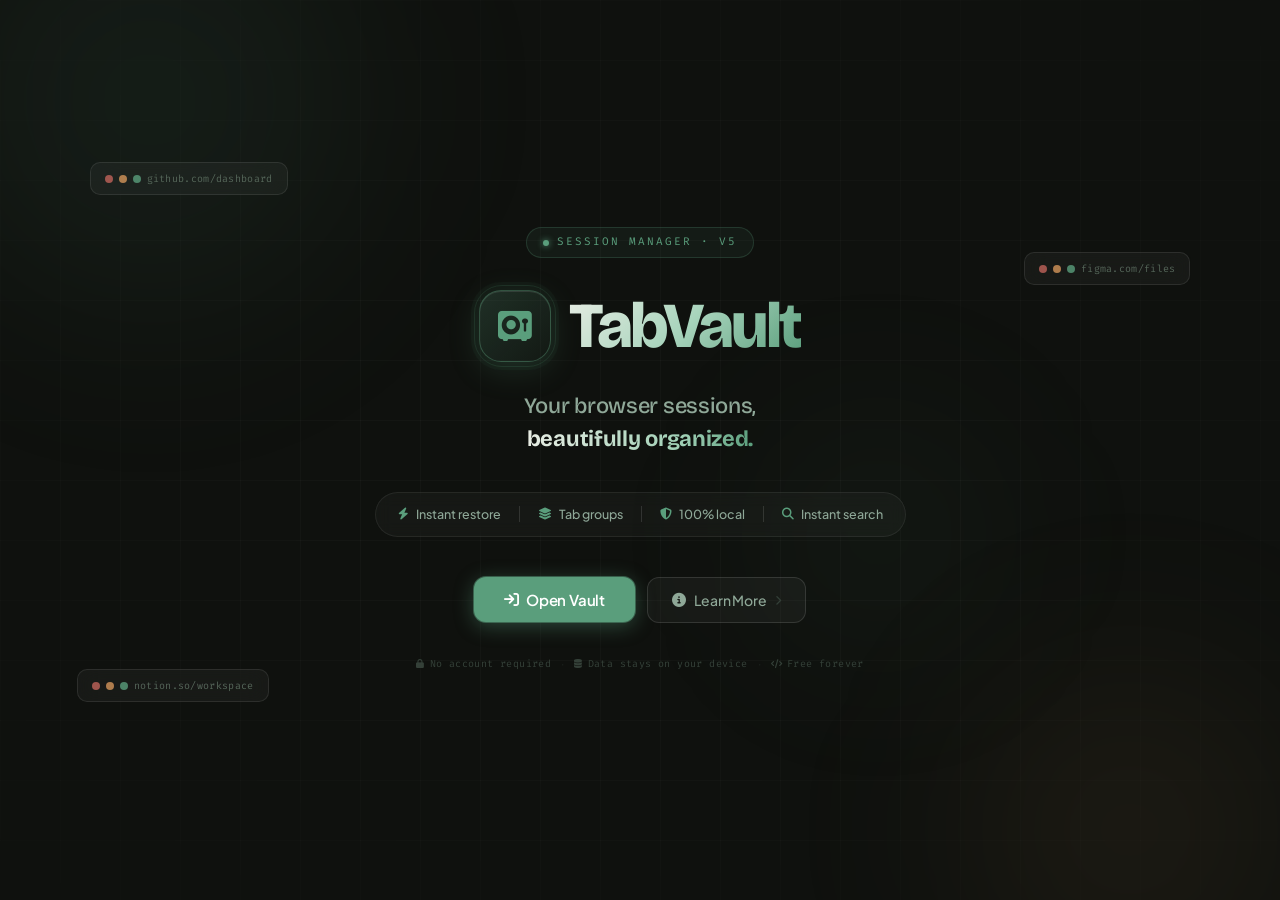
<file: index.html>
<!DOCTYPE html>
<html lang="en">

<head>
    <meta charset="UTF-8" />
    <meta name="viewport" content="width=device-width, initial-scale=1.0" />
    <title>TabVault — Declutter Your Browser Life</title>
    <link rel="icon" type="image/x-icon" href="/assets/favicon.ico.png" />
    <link rel="preconnect" href="https://fonts.googleapis.com" />
    <link rel="preconnect" href="https://fonts.gstatic.com" crossorigin/>
    <link href="https://fonts.googleapis.com/css2?family=Bricolage+Grotesque:opsz,wght@12..96,400;12..96,500;12..96,600;12..96,700;12..96,800&family=Plus+Jakarta+Sans:ital,wght@0,300;0,400;0,500;0,600;1,300&family=Fira+Code:wght@300;400;500&display=swap"
        rel="stylesheet" />
    <link rel="stylesheet" href="https://cdnjs.cloudflare.com/ajax/libs/font-awesome/6.5.0/css/all.min.css" />
    <link rel="stylesheet" href="style1.css" />
</head>

<body id="body">

    <!-- ═══ LANDING ═══ -->
    <div id="landing">
        <!-- Animated background orbs -->
        <div class="land-orb land-orb-1"></div>
        <div class="land-orb land-orb-2"></div>
        <div class="land-orb land-orb-3"></div>
        <!-- Grid overlay -->
        <div class="land-grid"></div>

        <!-- Floating tab previews -->
        <div class="land-tab-preview land-tp-1">
            <span class="ltp-dot" style="background:#c0635a"></span>
            <span class="ltp-dot" style="background:#d4955a"></span>
            <span class="ltp-dot" style="background:#5a9e7c"></span>
            <span class="ltp-url">github.com/dashboard</span>
        </div>
        <div class="land-tab-preview land-tp-2">
            <span class="ltp-dot" style="background:#c0635a"></span>
            <span class="ltp-dot" style="background:#d4955a"></span>
            <span class="ltp-dot" style="background:#5a9e7c"></span>
            <span class="ltp-url">figma.com/files</span>
        </div>
        <div class="land-tab-preview land-tp-3">
            <span class="ltp-dot" style="background:#c0635a"></span>
            <span class="ltp-dot" style="background:#d4955a"></span>
            <span class="ltp-dot" style="background:#5a9e7c"></span>
            <span class="ltp-url">notion.so/workspace</span>
        </div>

        <!-- Main content -->
        <div class="land-content">
            <!-- Eyebrow tag -->
            <div class="land-eyebrow">
                <span class="land-eyebrow-dot"></span> Session Manager · v5
            </div>

            <!-- Logo -->
            <div class="land-logo">
                <div class="land-logo-icon">
                    <i class="fa-solid fa-vault"></i>
                    <div class="land-logo-ring"></div>
                </div>
                <span class="land-logo-text">TabVault</span>
            </div>

            <!-- Headline -->
            <h1 class="land-headline">
                Your browser sessions,<br>
                <span class="land-headline-accent">beautifully organized.</span>
            </h1>

            <!-- Features row -->
            <div class="land-pills">
                <div class="land-pill">
                    <i class="fa-solid fa-bolt"></i>
                    <span>Instant restore</span>
                </div>
                <div class="land-pill-sep"></div>
                <div class="land-pill">
                    <i class="fa-solid fa-layer-group"></i>
                    <span>Tab groups</span>
                </div>
                <div class="land-pill-sep"></div>
                <div class="land-pill">
                    <i class="fa-solid fa-shield-halved"></i>
                    <span>100% local</span>
                </div>
                <div class="land-pill-sep"></div>
                <div class="land-pill">
                    <i class="fa-solid fa-magnifying-glass"></i>
                    <span>Instant search</span>
                </div>
            </div>

            <!-- CTA Buttons -->
            <div class="land-ctas">
                <button class="btn btn-p land-cta-primary" onclick="launch()">
                    <i class="fa-solid fa-arrow-right-to-bracket"></i>
                    Open Vault
                </button>
                <button class="land-cta-ghost" onclick="showHomepageContent()">
                    <i class="fa-solid fa-circle-info"></i>
                    Learn More
                    <i class="fa-solid fa-chevron-right land-ghost-arrow"></i>
                </button>
            </div>

            <!-- Trust line -->
            <div class="land-trust">
                <span class="land-trust-item"><i class="fa-solid fa-lock"></i> No account required</span>
                <span class="land-trust-dot">·</span>
                <span class="land-trust-item"><i class="fa-solid fa-database"></i> Data stays on your device</span>
                <span class="land-trust-dot">·</span>
                <span class="land-trust-item"><i class="fa-solid fa-code"></i> Free forever</span>
            </div>
        </div>
    </div>


    <!-- ═══ HOMEPAGE CONTENT (Features + Guide) ═══ -->
    <div id="landing-content">

        <!-- Top bar -->
        <div class="lc-topbar">
            <div class="lc-logo" onclick="hideHomepageContent()">
                <span class="lc-logo-icon"><i class="fa-solid fa-vault" style="color:#5a9e7c"></i></span> TabVault
            </div>
            <div class="lc-actions">
                <button class="btn btn-s" onclick="hideHomepageContent()" style="padding:7px 16px;font-size:13px">
                    <i class="fa-solid fa-arrow-left"></i> Back
                </button>
                <button class="btn btn-p" onclick="launch()" style="padding:7px 16px;font-size:13px">
                    <i class="fa-solid fa-arrow-right-to-bracket"></i> Open Vault
                </button>
            </div>
        </div>

        <!-- ── FEATURES SECTION ── -->
        <div class="features-section">
            <div class="features-heading">Everything you need to manage tabs</div>
            <div class="features-sub">TabVault stores your browser sessions locally — no account, no sync, no fuss. Here's what it can do.</div>

            <div class="features-grid">

                <div class="feature-card">
                    <div class="feature-card-icon"><i class="fa-solid fa-floppy-disk"></i></div>
                    <div class="feature-card-title">Save Sessions</div>
                    <div class="feature-card-desc">Capture any set of URLs as a named session. Group them by topic, project, or workflow — and retrieve them any time.</div>
                </div>

                <div class="feature-card">
                    <div class="feature-card-icon"><i class="fa-solid fa-arrow-up-right-from-square"></i></div>
                    <div class="feature-card-title">One-Click Restore</div>
                    <div class="feature-card-desc">Reopen all tabs in a session with a single click. Restore the entire session or individual groups as needed.</div>
                </div>

                <div class="feature-card">
                    <div class="feature-card-icon"><i class="fa-solid fa-layer-group"></i></div>
                    <div class="feature-card-title">Tab Groups</div>
                    <div class="feature-card-desc">Organise tabs within a session into named groups — like "Research", "Reference", or "Tools" — for a cleaner view.</div>
                </div>

                <div class="feature-card">
                    <div class="feature-card-icon"><i class="fa-solid fa-bookmark"></i></div>
                    <div class="feature-card-title">Library &amp; Workspaces</div>
                    <div class="feature-card-desc">Browse all your saved sessions in the Library, or use Workspaces to keep project-specific sessions separate.</div>
                </div>

                <div class="feature-card">
                    <div class="feature-card-icon"><i class="fa-solid fa-box-archive"></i></div>
                    <div class="feature-card-title">Archive &amp; Trash</div>
                    <div class="feature-card-desc">Archive sessions you rarely use without deleting them, or send them to Trash for a safe two-step removal.</div>
                </div>

                <div class="feature-card">
                    <div class="feature-card-icon"><i class="fa-solid fa-shield-halved"></i></div>
                    <div class="feature-card-title">100% Local</div>
                    <div class="feature-card-desc">All data is stored in your browser's local storage. Nothing is ever sent to a server. Your sessions stay private.</div>
                </div>

                <div class="feature-card">
                    <div class="feature-card-icon"><i class="fa-solid fa-magnifying-glass"></i></div>
                    <div class="feature-card-title">Instant Search</div>
                    <div class="feature-card-desc">Find any saved session by name or URL using the built-in search bar available in every view.</div>
                </div>

                <div class="feature-card">
                    <div class="feature-card-icon"><i class="fa-solid fa-sun"></i></div>
                    <div class="feature-card-title">Dark &amp; Light Mode</div>
                    <div class="feature-card-desc">Switch between a warm dark theme and a calm light theme with a single click — comfortable in any lighting.</div>
                </div>

            </div>
        </div>

        <div class="section-divider"></div>

        <!-- ── GUIDE SECTION ── -->
        <div class="guide-section">
            <div class="guide-heading">How to use TabVault</div>
            <div class="guide-sub">Follow these steps to save, organise, and restore your browser sessions in seconds.</div>

            <div class="guide-steps" id="guide-steps">

                <div class="guide-step active" onclick="toggleGuideStep(this)">
                    <div class="guide-step-num">1</div>
                    <div class="guide-step-content">
                        <div class="guide-step-title">Open the Vault</div>
                        <div class="guide-step-body">
                            Click <strong>Open Vault</strong> on the landing screen to enter the main app. You'll land in the <strong>Library</strong> view, which shows all your saved sessions. On your very first visit it will be empty — that's fine!
                            <div><span class="guide-step-tag"><i class="fa-solid fa-info-circle"></i> No login required</span></div>
                        </div>
                    </div>
                </div>

                <div class="guide-step" onclick="toggleGuideStep(this)">
                    <div class="guide-step-num">2</div>
                    <div class="guide-step-content">
                        <div class="guide-step-title">Create a New Session</div>
                        <div class="guide-step-body">
                            Click <strong>+ New Session</strong> in the top-right corner. A dialog will open where you can give the session a name (e.g. "Work Research"), pick an icon, add a group label, and paste the URLs you want to save — one per line.
                            <div><span class="guide-step-tag"><i class="fa-solid fa-lightbulb"></i> Tip: paste from your browser's address bar</span></div>
                        </div>
                    </div>
                </div>

                <div class="guide-step" onclick="toggleGuideStep(this)">
                    <div class="guide-step-num">3</div>
                    <div class="guide-step-content">
                        <div class="guide-step-title">Organise with Tab Groups</div>
                        <div class="guide-step-body">
                            Open any session by clicking its card. In the detail panel on the right, use <strong>+ Add Group</strong> to create named groups inside the session. Drag tabs between groups to keep related links together — great for large
                            projects.
                            <div><span class="guide-step-tag"><i class="fa-solid fa-layer-group"></i> Unlimited groups per session</span></div>
                        </div>
                    </div>
                </div>

                <div class="guide-step" onclick="toggleGuideStep(this)">
                    <div class="guide-step-num">4</div>
                    <div class="guide-step-content">
                        <div class="guide-step-title">Restore Tabs</div>
                        <div class="guide-step-body">
                            Hit <strong>Restore All</strong> in the detail panel to reopen every tab in the session at once. Or use the per-group restore button to open only that group. If your browser blocks pop-ups, a guide will appear to help you allow
                            them.
                            <div><span class="guide-step-tag"><i class="fa-solid fa-arrow-up-right-from-square"></i> Works in Chrome, Firefox, Edge</span></div>
                        </div>
                    </div>
                </div>

                <div class="guide-step" onclick="toggleGuideStep(this)">
                    <div class="guide-step-num">5</div>
                    <div class="guide-step-content">
                        <div class="guide-step-title">Archive or Delete Sessions</div>
                        <div class="guide-step-body">
                            Hover over any session card to reveal action buttons. Use the <strong>archive icon</strong> to move a session out of your main Library without deleting it, or the <strong>trash icon</strong> to move it to Trash. You can restore
                            archived sessions or permanently empty the Trash from the sidebar.
                            <div><span class="guide-step-tag"><i class="fa-solid fa-box-archive"></i> Safe two-step deletion</span></div>
                        </div>
                    </div>
                </div>

                <div class="guide-step" onclick="toggleGuideStep(this)">
                    <div class="guide-step-num">6</div>
                    <div class="guide-step-content">
                        <div class="guide-step-title">Search &amp; Switch Views</div>
                        <div class="guide-step-body">
                            Use the <strong>search bar</strong> at the top of any view to filter sessions by name. Switch between <strong>Library</strong> and <strong>Workspaces</strong> using the tabs in the header. The sidebar also shows recently accessed
                            sessions for quick access.
                            <div><span class="guide-step-tag"><i class="fa-solid fa-magnifying-glass"></i> Searches names and URLs</span></div>
                        </div>
                    </div>
                </div>

            </div>

            <div class="guide-cta">
                <button class="btn btn-p" onclick="launch()" style="padding:11px 28px;font-size:14px">
                    <i class="fa-solid fa-arrow-right-to-bracket"></i> Open Vault Now
                </button>
            </div>
        </div>

    </div>
    <!-- /#landing-content -->


    <!-- ═══ APP ═══ -->
    <div id="app">

        <!-- TOP BAR -->
        <div class="top-bar">
            <span class="top-logo" onclick="goHome()">
                <span class="top-logo-icon"><i class="fa-solid fa-vault"></i></span> TabVault
            </span>
            <div class="top-divider"></div>

            <div class="top-tabs">
                <button class="top-tab active" data-view="library" onclick="switchView('library', this)">
                    <i class="fa-solid fa-bookmark" style="margin-right:5px;font-size:11px"></i>Library
                </button>
                <button class="top-tab" data-view="workspaces" onclick="switchView('workspaces', this)">
                    <i class="fa-solid fa-layer-group" style="margin-right:5px;font-size:11px"></i>Workspaces
                </button>
            </div>

            <div class="top-spacer"></div>

            <div class="top-actions">
                <button class="icon-btn" onclick="zoomOut()" title="Zoom Out"><i class="fa-solid fa-minus"></i></button>
                <button class="icon-btn" onclick="zoomIn()" title="Zoom In"><i class="fa-solid fa-plus"></i></button>
                <button class="icon-btn" id="themeBtn" onclick="toggleTheme()" title="Toggle Theme"><i class="fa-solid fa-sun"></i></button>
                <button class="btn btn-p" onclick="openAddModal()" style="padding:7px 16px;font-size:13px">
                    <i class="fa-solid fa-plus"></i> New Session
                </button>
            </div>
        </div>

        <!-- APP BODY -->
        <div class="app-body">

            <!-- SIDEBAR -->
            <aside class="sidebar">
                <div class="sb-section">
                    <div class="sb-label">Navigation</div>
                    <div class="sb-item active" onclick="showSbSection('library')">
                        <i class="fa-solid fa-bookmark"></i> Library
                        <span class="sb-badge" id="sb-lib-cnt">0</span>
                    </div>
                    <div class="sb-item" onclick="showSbSection('archived')">
                        <i class="fa-solid fa-box-archive"></i> Archived
                        <span class="sb-badge" id="sb-arc-cnt">0</span>
                    </div>
                    <div class="sb-item" onclick="showSbSection('trash')">
                        <i class="fa-solid fa-trash"></i> Trash
                        <span class="sb-badge" id="sb-trs-cnt">0</span>
                    </div>
                </div>

                <div class="sb-sep"></div>

                <div class="sb-section">
                    <div class="sb-label">Recent Sessions</div>
                </div>
                <div class="sb-recent-list" id="sb-recent"></div>

                <div class="sb-sync" id="sb-sync">–</div>
            </aside>

            <!-- MAIN CONTENT -->
            <main class="main-content">

                <!-- LIBRARY VIEW -->
                <div class="view active" id="view-library">
                    <div class="view-header">
                        <div>
                            <div class="view-title">Library</div>
                        </div>
                        <span class="view-count" id="ph-count">0 sessions saved locally</span>
                        <div class="view-spacer"></div>
                        <div class="search-wrap">
                            <i class="fa-solid fa-magnifying-glass"></i>
                            <input class="search-input" id="lib-search" type="text" placeholder="Search sessions…" oninput="renderLibrary()" />
                        </div>
                    </div>
                    <div class="lib-toolbar">
                        <button class="btn-sort" onclick="toggleSort()">
                            <i class="fa-solid fa-arrow-down-wide-short"></i>
                            <span id="sort-lbl">Recent</span>
                        </button>
                    </div>
                    <div class="lib-grid" id="lib-grid"></div>
                </div>

                <!-- WORKSPACES VIEW -->
                <div class="view" id="view-workspaces">
                    <div class="view-header">
                        <div class="view-title">Workspaces</div>
                        <div class="view-spacer"></div>
                        <button class="btn btn-p" onclick="openAddModal()" style="padding:7px 16px;font-size:13px">
                            <i class="fa-solid fa-plus"></i> New
                        </button>
                    </div>
                    <div class="lib-grid" id="ws-grid"></div>
                </div>

                <!-- ARCHIVED VIEW -->
                <div class="view" id="view-archived">
                    <div class="view-header">
                        <div>
                            <div class="view-title">Archived</div>
                        </div>
                        <span class="view-count" id="arc-count">0 archived</span>
                        <div class="view-spacer"></div>
                        <div class="search-wrap">
                            <i class="fa-solid fa-magnifying-glass"></i>
                            <input class="search-input" id="arc-search" type="text" placeholder="Search…" oninput="renderArchived()" />
                        </div>
                    </div>
                    <div class="lib-grid" id="arc-grid"></div>
                </div>

                <!-- TRASH VIEW -->
                <div class="view" id="view-trash">
                    <div class="view-header">
                        <div>
                            <div class="view-title">Trash</div>
                        </div>
                        <span class="view-count" id="trs-count">0 deleted</span>
                        <div class="view-spacer"></div>
                        <div class="search-wrap">
                            <i class="fa-solid fa-magnifying-glass"></i>
                            <input class="search-input" id="trs-search" type="text" placeholder="Search…" oninput="renderTrash()" />
                        </div>
                    </div>
                    <div class="danger-bar">
                        <i class="fa-solid fa-triangle-exclamation"></i>
                        <span>Items in trash are not backed up. Empty trash to free storage.</span>
                        <button class="btn btn-d" style="padding:6px 14px;font-size:12px" onclick="emptyTrash()">
                            <i class="fa-solid fa-trash"></i> Empty Trash
                        </button>
                    </div>
                    <div class="lib-grid" id="trs-grid"></div>
                </div>

            </main>
        </div>
    </div>

    <!-- ═══ DETAIL PANEL ═══ -->
    <div class="detail-panel" id="dp">
        <div class="dp-header">
            <div class="dp-header-top">
                <span id="dp-icon">📁</span>
                <div class="dp-title-wrap">
                    <div id="dp-name">Session Name</div>
                    <div id="dp-meta"></div>
                </div>
                <button class="dp-close" onclick="closeDetail()" title="Close">
                    <i class="fa-solid fa-xmark"></i>
                </button>
            </div>
            <div class="dp-header-acts">
                <button class="btn btn-s" style="padding:6px 14px;font-size:12px" onclick="addGroupToCurrentDetail()">
                    <i class="fa-solid fa-plus"></i> Add Group
                </button>
                <button class="btn btn-p" style="padding:6px 14px;font-size:12px" onclick="openAllTabs(activeDpId, detailBucket)">
                    <i class="fa-solid fa-arrow-up-right-from-square"></i> Restore All
                </button>
            </div>
        </div>
        <div id="dp-body"></div>
    </div>

    <!-- ═══ ADD / EDIT MODAL ═══ -->
    <div class="modal-backdrop" id="add-modal">
        <div class="modal">
            <div class="modal-header">
                <div class="modal-icon"><i class="fa-solid fa-bookmark"></i></div>
                <div class="modal-title-wrap">
                    <div class="modal-title" id="modal-t">Save New Session</div>
                    <div class="modal-desc" id="modal-d">Add URLs below to save into this session.</div>
                </div>
            </div>
            <div class="modal-body">
                <div>
                    <label class="field-label">Session Name</label>
                    <input class="field-input" id="m-name" type="text" placeholder="e.g. Research, Work, Travel…" />
                </div>
                <div>
                    <label class="field-label">Pick Icon</label>
                    <div class="icon-row-wrap" id="icon-row"></div>
                </div>
                <div>
                    <label class="field-label">Group Name</label>
                    <input class="field-input" id="m-grp" type="text" placeholder="General, Work, Personal…" />
                </div>
                <div>
                    <label class="field-label">URLs (one per line)</label>
                    <textarea class="field-input field-textarea" id="m-urls" placeholder="https://github.com&#10;https://notion.so&#10;https://figma.com"></textarea>
                </div>
            </div>
            <div class="modal-footer">
                <button class="btn btn-s" onclick="closeAddModal()">Cancel</button>
                <button class="btn btn-p" onclick="saveSessionModal()">
                    <i class="fa-solid fa-floppy-disk"></i>
                    <span id="modal-save-lbl">Save Session</span>
                </button>
            </div>
        </div>
    </div>

    <!-- ═══ DUPLICATE MODAL ═══ -->
    <div class="modal-backdrop" id="dup-modal">
        <div class="modal">
            <div class="modal-header">
                <div class="modal-icon" style="background:rgba(212,149,90,0.12);border-color:rgba(212,149,90,0.25);color:var(--warn)">
                    <i class="fa-solid fa-copy"></i>
                </div>
                <div class="modal-title-wrap">
                    <div class="modal-title" id="dup-t">Duplicate found</div>
                    <div class="modal-desc" id="dup-d">Choose how to handle it:</div>
                </div>
            </div>
            <div class="modal-body">
                <div class="dup-opts" id="dup-opts"></div>
            </div>
            <div class="modal-footer">
                <button class="btn btn-s" onclick="closeDupModal()">Cancel</button>
            </div>
        </div>
    </div>

    <!-- ═══ CONFIRM MODAL ═══ -->
    <div class="modal-backdrop" id="conf-modal">
        <div class="modal" style="max-width:380px">
            <div class="modal-header">
                <div class="modal-icon" style="background:rgba(192,99,90,0.1);border-color:rgba(192,99,90,0.25);color:var(--err)">
                    <i class="fa-solid fa-triangle-exclamation"></i>
                </div>
                <div class="modal-title-wrap">
                    <div class="modal-title" id="conf-t">Confirm Delete</div>
                </div>
            </div>
            <div class="conf-body">
                <p id="conf-d"></p>
            </div>
            <div class="modal-footer" id="conf-acts"></div>
        </div>
    </div>

    <!-- ═══ POPUP GUIDE MODAL ═══ -->
    <div class="modal-backdrop" id="popup-modal">
        <div class="modal">
            <div class="modal-header">
                <div class="modal-icon" style="background:rgba(212,149,90,0.1);border-color:rgba(212,149,90,0.25);color:var(--warn)">
                    <i class="fa-solid fa-window-restore"></i>
                </div>
                <div class="modal-title-wrap">
                    <div class="modal-title">Allow Popups to Restore</div>
                    <div class="modal-desc">Your browser blocked multiple tabs from opening.</div>
                </div>
            </div>
            <div class="modal-body">
                <div class="popup-steps">
                    <div class="popup-step">
                        <div class="step-num">1</div>
                        <div class="step-text">Look for a <strong>popup blocked</strong> icon in the address bar (top right of browser).</div>
                    </div>
                    <div class="popup-step">
                        <div class="step-num">2</div>
                        <div class="step-text">Click it and choose <strong>"Always allow popups from this site"</strong>.</div>
                    </div>
                    <div class="popup-step">
                        <div class="step-num">3</div>
                        <div class="step-text">Click <strong>Restore All</strong> again — all tabs will open in sequence.</div>
                    </div>
                </div>
            </div>
            <div class="modal-footer">
                <button class="btn btn-p" onclick="closePopupModal()">Got it</button>
            </div>
        </div>
    </div>

    <!-- ═══ TOASTS ═══ -->
    <div id="toasts"></div>

    <!-- ═══ JS — loaded in dependency order ═══ -->
    <script src="js/constants.js"></script>
    <script src="js/state.js"></script>
    <script src="js/storage.js"></script>
    <script src="js/utils.js"></script>
    <script src="js/render.js"></script>
    <script src="js/session.js"></script>
    <script src="js/tabs.js"></script>
    <script src="js/modals.js"></script>
    <script src="js/detail.js"></script>
    <script src="js/app.js"></script>

    <!-- ═══ HOMEPAGE CONTENT TOGGLE ═══ -->
    <script>
        function showHomepageContent() {
            document.getElementById('landing').classList.add('out');
            setTimeout(function() {
                document.getElementById('landing').style.display = 'none';
                document.getElementById('landing-content').classList.add('show');
            }, 460);
        }

        function hideHomepageContent() {
            document.getElementById('landing-content').classList.remove('show');
            document.getElementById('landing').style.display = '';
            setTimeout(function() {
                document.getElementById('landing').classList.remove('out');
            }, 20);
        }

        function toggleGuideStep(el) {
            const steps = document.querySelectorAll('.guide-step');
            const isActive = el.classList.contains('active');
            steps.forEach(function(s) {
                s.classList.remove('active');
            });
            if (!isActive) el.classList.add('active');
        }
    </script>
</body>

</html>
</file>
<file: style1.css>
:root {
    --bg0: #0f110e;
    --bg1: #151812;
    --bg2: #1a1e17;
    --bg3: #20261c;
    --bg4: #272f22;
    --surface: rgba(255, 255, 255, 0.04);
    --surface2: rgba(255, 255, 255, 0.08);
    --border: rgba(255, 255, 255, 0.07);
    --border2: rgba(255, 255, 255, 0.12);
    --accent: #5a9e7c;
    --accent2: #d4955a;
    --accent-glow: rgba(90, 158, 124, 0.18);
    --ok: #6ab187;
    --warn: #d4955a;
    --err: #c0635a;
    --info: #5a9e7c;
    --text1: #e8ede4;
    --text2: #8fa898;
    --text3: #556659;
    --text4: #344038;
    --radius: 14px;
    --radius-sm: 8px;
    --radius-lg: 20px;
    --sidebar-w: 230px;
    --header-h: 56px;
    --shadow: 0 4px 24px rgba(0, 0, 0, 0.4);
    --shadow-lg: 0 8px 48px rgba(0, 0, 0, 0.5);
    --glow: 0 0 16px var(--accent-glow);
    --font-head: 'Bricolage Grotesque', sans-serif;
    --font-body: 'Plus Jakarta Sans', sans-serif;
    --font-mono: 'Fira Code', monospace;
}

body.light {
    --bg0: #f5f2ec;
    --bg1: #ede9e0;
    --bg2: #e4dfd3;
    --bg3: #d8d1c4;
    --bg4: #ccc4b5;
    --surface: rgba(255, 255, 255, 0.6);
    --surface2: rgba(255, 255, 255, 0.85);
    --border: rgba(0, 0, 0, 0.07);
    --border2: rgba(0, 0, 0, 0.12);
    --text1: #1a2018;
    --text2: #3a4e38;
    --text3: #627258;
    --text4: #8a9e84;
    --accent-glow: rgba(90, 158, 124, 0.14);
}

*,
*::before,
*::after {
    box-sizing: border-box;
    margin: 0;
    padding: 0;
}

html {
    scroll-behavior: smooth;
}

body {
    font-family: var(--font-body);
    background: var(--bg0);
    color: var(--text1);
    min-height: 100vh;
    font-size: 14px;
    line-height: 1.5;
    transition: background 0.3s, color 0.3s;
    overflow: hidden;
}


/* ═══════════════════════════════════════════════════
   BACKGROUND MESH
═══════════════════════════════════════════════════ */

body::before {
    content: '';
    position: fixed;
    inset: 0;
    background: radial-gradient(ellipse 700px 500px at 10% 20%, rgba(90, 158, 124, 0.06) 0%, transparent 60%), radial-gradient(ellipse 500px 400px at 90% 80%, rgba(212, 149, 90, 0.04) 0%, transparent 60%), radial-gradient(ellipse 400px 300px at 60% 10%, rgba(192, 99, 90, 0.025) 0%, transparent 60%), repeating-linear-gradient(0deg, transparent, transparent 39px, rgba(255, 255, 255, 0.01) 40px), repeating-linear-gradient(90deg, transparent, transparent 39px, rgba(255, 255, 255, 0.01) 40px);
    pointer-events: none;
    z-index: 0;
}

body.light::before {
    background: radial-gradient(ellipse 700px 500px at 10% 20%, rgba(90, 158, 124, 0.05) 0%, transparent 60%), radial-gradient(ellipse 500px 400px at 90% 80%, rgba(212, 149, 90, 0.04) 0%, transparent 60%);
}


/* ═══════════════════════════════════════════════════
   LANDING SCREEN  — REDESIGNED
═══════════════════════════════════════════════════ */

#landing {
    position: fixed;
    inset: 0;
    z-index: 1000;
    display: flex;
    align-items: center;
    justify-content: center;
    background: var(--bg0);
    overflow: hidden;
    transition: opacity 0.46s cubic-bezier(0.4, 0, 0.2, 1), transform 0.46s cubic-bezier(0.4, 0, 0.2, 1);
}

#landing.out {
    opacity: 0;
    transform: scale(1.04);
    pointer-events: none;
}


/* ── Animated background orbs ── */

.land-orb {
    position: absolute;
    border-radius: 50%;
    filter: blur(80px);
    pointer-events: none;
    animation: orbFloat 8s ease-in-out infinite;
}

.land-orb-1 {
    width: 600px;
    height: 600px;
    top: -200px;
    left: -150px;
    background: radial-gradient(circle, rgba(90, 158, 124, 0.12) 0%, transparent 70%);
    animation-duration: 10s;
}

.land-orb-2 {
    width: 500px;
    height: 500px;
    bottom: -180px;
    right: -100px;
    background: radial-gradient(circle, rgba(212, 149, 90, 0.09) 0%, transparent 70%);
    animation-duration: 12s;
    animation-delay: -4s;
}

.land-orb-3 {
    width: 350px;
    height: 350px;
    top: 40%;
    left: 55%;
    background: radial-gradient(circle, rgba(106, 177, 135, 0.07) 0%, transparent 70%);
    animation-duration: 9s;
    animation-delay: -2s;
}

@keyframes orbFloat {
    0%,
    100% {
        transform: translate(0, 0) scale(1);
    }
    33% {
        transform: translate(20px, -30px) scale(1.05);
    }
    66% {
        transform: translate(-15px, 20px) scale(0.97);
    }
}


/* ── Grid overlay ── */

.land-grid {
    position: absolute;
    inset: 0;
    background-image: linear-gradient(rgba(255, 255, 255, 0.025) 1px, transparent 1px), linear-gradient(90deg, rgba(255, 255, 255, 0.025) 1px, transparent 1px);
    background-size: 60px 60px;
    mask-image: radial-gradient(ellipse 80% 80% at 50% 50%, black 30%, transparent 100%);
    pointer-events: none;
}


/* ── Floating tab preview chips ── */

.land-tab-preview {
    position: absolute;
    display: flex;
    align-items: center;
    gap: 6px;
    background: rgba(255, 255, 255, 0.04);
    border: 1px solid rgba(255, 255, 255, 0.09);
    border-radius: 10px;
    padding: 8px 14px;
    backdrop-filter: blur(12px);
    pointer-events: none;
    animation: chipFloat 0.8s cubic-bezier(0.4, 0, 0.2, 1) both, chipBob 6s ease-in-out infinite;
}

.ltp-dot {
    width: 8px;
    height: 8px;
    border-radius: 50%;
    flex-shrink: 0;
    opacity: 0.8;
}

.ltp-url {
    font-family: var(--font-mono);
    font-size: 10px;
    color: var(--text3);
    letter-spacing: 0.3px;
}

.land-tp-1 {
    top: 18%;
    left: 7%;
    animation-delay: 0.5s, 0s;
    animation-duration: 0.8s, 7s;
}

.land-tp-2 {
    top: 28%;
    right: 7%;
    animation-delay: 0.7s, 0s;
    animation-duration: 0.8s, 8s;
}

.land-tp-3 {
    bottom: 22%;
    left: 6%;
    animation-delay: 0.9s, 0s;
    animation-duration: 0.8s, 6.5s;
}

@keyframes chipFloat {
    from {
        opacity: 0;
        transform: translateY(16px);
    }
    to {
        opacity: 1;
        transform: translateY(0);
    }
}

@keyframes chipBob {
    0%,
    100% {
        transform: translateY(0px);
    }
    50% {
        transform: translateY(-8px);
    }
}


/* ── Main content ── */

.land-content {
    position: relative;
    z-index: 2;
    display: flex;
    flex-direction: column;
    align-items: center;
    gap: 0;
    text-align: center;
    padding: 0 24px;
}


/* Eyebrow */

.land-eyebrow {
    display: inline-flex;
    align-items: center;
    gap: 8px;
    font-family: var(--font-mono);
    font-size: 11px;
    letter-spacing: 2px;
    text-transform: uppercase;
    color: var(--accent);
    background: rgba(90, 158, 124, 0.08);
    border: 1px solid rgba(90, 158, 124, 0.22);
    padding: 6px 16px;
    border-radius: 40px;
    margin-bottom: 32px;
    animation: fadeSlideUp 0.6s 0.05s cubic-bezier(0.4, 0, 0.2, 1) both;
}

.land-eyebrow-dot {
    width: 6px;
    height: 6px;
    background: var(--accent);
    border-radius: 50%;
    box-shadow: 0 0 6px var(--accent);
    animation: pulseDot 2s ease-in-out infinite;
}

@keyframes pulseDot {
    0%,
    100% {
        opacity: 1;
        box-shadow: 0 0 6px var(--accent);
    }
    50% {
        opacity: 0.5;
        box-shadow: 0 0 12px var(--accent);
    }
}


/* Logo */

.land-logo {
    display: flex;
    align-items: center;
    gap: 18px;
    margin-bottom: 28px;
    animation: fadeSlideUp 0.7s 0.12s cubic-bezier(0.4, 0, 0.2, 1) both;
}

.land-logo-icon {
    width: 72px;
    height: 72px;
    position: relative;
    display: flex;
    align-items: center;
    justify-content: center;
    background: linear-gradient(135deg, rgba(90, 158, 124, 0.22) 0%, rgba(90, 158, 124, 0.06) 100%);
    border: 1.5px solid rgba(90, 158, 124, 0.4);
    border-radius: 22px;
    font-size: 30px;
    color: var(--accent);
    box-shadow: 0 0 0 8px rgba(90, 158, 124, 0.05), 0 8px 32px rgba(90, 158, 124, 0.18), inset 0 1px 0 rgba(255, 255, 255, 0.1);
    animation: iconPulse 3s ease-in-out infinite;
    flex-shrink: 0;
}

.land-logo-ring {
    position: absolute;
    inset: -6px;
    border: 1px solid rgba(90, 158, 124, 0.15);
    border-radius: 28px;
    animation: ringPulse 3s ease-in-out infinite;
}

@keyframes ringPulse {
    0%,
    100% {
        opacity: 0.6;
        transform: scale(1);
    }
    50% {
        opacity: 0.2;
        transform: scale(1.06);
    }
}

@keyframes iconPulse {
    0%,
    100% {
        box-shadow: 0 0 0 8px rgba(90, 158, 124, 0.05), 0 8px 32px rgba(90, 158, 124, 0.18), inset 0 1px 0 rgba(255, 255, 255, 0.1);
    }
    50% {
        box-shadow: 0 0 0 12px rgba(90, 158, 124, 0.04), 0 8px 40px rgba(90, 158, 124, 0.26), inset 0 1px 0 rgba(255, 255, 255, 0.1);
    }
}

.land-logo-text {
    font-family: var(--font-head);
    font-size: 64px;
    font-weight: 800;
    letter-spacing: -3px;
    line-height: 1;
    background: linear-gradient(135deg, #e8ede4 0%, #a8d4bc 50%, #5a9e7c 100%);
    -webkit-background-clip: text;
    -webkit-text-fill-color: transparent;
    background-clip: text;
}


/* Headline */

.land-headline {
    font-family: var(--font-head);
    font-size: 22px;
    font-weight: 500;
    color: var(--text2);
    line-height: 1.5;
    letter-spacing: -0.3px;
    margin-bottom: 36px;
    animation: fadeSlideUp 0.7s 0.2s cubic-bezier(0.4, 0, 0.2, 1) both;
}

.land-headline-accent {
    font-weight: 700;
    background: linear-gradient(90deg, var(--text1) 0%, #9ecfb4 70%, var(--accent) 100%);
    -webkit-background-clip: text;
    -webkit-text-fill-color: transparent;
    background-clip: text;
}


/* Pills row */

.land-pills {
    display: flex;
    align-items: center;
    gap: 0;
    background: rgba(255, 255, 255, 0.03);
    border: 1px solid var(--border);
    border-radius: 40px;
    padding: 6px 4px;
    margin-bottom: 40px;
    animation: fadeSlideUp 0.7s 0.28s cubic-bezier(0.4, 0, 0.2, 1) both;
    backdrop-filter: blur(8px);
}

.land-pill {
    display: flex;
    align-items: center;
    gap: 7px;
    padding: 6px 18px;
    font-size: 12.5px;
    font-weight: 500;
    color: var(--text2);
    transition: color 0.2s;
}

.land-pill:hover {
    color: var(--text1);
}

.land-pill i {
    font-size: 12px;
    color: var(--accent);
}

.land-pill-sep {
    width: 1px;
    height: 16px;
    background: var(--border2);
    flex-shrink: 0;
}


/* CTAs */

.land-ctas {
    display: flex;
    gap: 12px;
    align-items: center;
    margin-bottom: 32px;
    animation: fadeSlideUp 0.7s 0.36s cubic-bezier(0.4, 0, 0.2, 1) both;
}

.land-cta-primary {
    padding: 13px 30px !important;
    font-size: 15px !important;
    border-radius: 12px !important;
    font-weight: 600 !important;
    letter-spacing: -0.2px;
    box-shadow: 0 4px 20px rgba(90, 158, 124, 0.4), 0 0 0 1px rgba(90, 158, 124, 0.5) !important;
}

.land-cta-primary:hover {
    transform: translateY(-2px) !important;
    box-shadow: 0 8px 28px rgba(90, 158, 124, 0.5), 0 0 0 1px rgba(90, 158, 124, 0.6) !important;
}

.land-cta-ghost {
    display: inline-flex;
    align-items: center;
    gap: 8px;
    padding: 13px 24px;
    font-family: var(--font-body);
    font-size: 14px;
    font-weight: 500;
    color: var(--text2);
    background: rgba(255, 255, 255, 0.04);
    border: 1px solid var(--border2);
    border-radius: 12px;
    cursor: pointer;
    transition: all 0.2s;
    letter-spacing: -0.1px;
}

.land-cta-ghost:hover {
    background: rgba(255, 255, 255, 0.07);
    color: var(--text1);
    border-color: rgba(255, 255, 255, 0.18);
    transform: translateY(-2px);
}

.land-ghost-arrow {
    font-size: 10px;
    color: var(--text4);
    transition: transform 0.2s;
}

.land-cta-ghost:hover .land-ghost-arrow {
    transform: translateX(3px);
    color: var(--text2);
}


/* Trust line */

.land-trust {
    display: flex;
    align-items: center;
    gap: 10px;
    animation: fadeSlideUp 0.7s 0.44s cubic-bezier(0.4, 0, 0.2, 1) both;
}

.land-trust-item {
    display: flex;
    align-items: center;
    gap: 5px;
    font-family: var(--font-mono);
    font-size: 10px;
    letter-spacing: 0.4px;
    color: var(--text4);
}

.land-trust-item i {
    font-size: 9px;
    color: var(--text4);
}

.land-trust-dot {
    color: var(--text4);
    font-size: 12px;
    opacity: 0.4;
}

@keyframes fadeSlideUp {
    from {
        opacity: 0;
        transform: translateY(20px);
    }
    to {
        opacity: 1;
        transform: translateY(0);
    }
}


/* Light mode adjustments */

body.light .land-grid {
    background-image: linear-gradient(rgba(0, 0, 0, 0.04) 1px, transparent 1px), linear-gradient(90deg, rgba(0, 0, 0, 0.04) 1px, transparent 1px);
}

body.light .land-tab-preview {
    background: rgba(255, 255, 255, 0.7);
    border-color: rgba(0, 0, 0, 0.08);
}

body.light .land-pills {
    background: rgba(255, 255, 255, 0.6);
    border-color: rgba(0, 0, 0, 0.08);
}

body.light .land-cta-ghost {
    background: rgba(255, 255, 255, 0.7);
    border-color: rgba(0, 0, 0, 0.1);
    color: var(--text2);
}

body.light .land-cta-ghost:hover {
    background: rgba(255, 255, 255, 0.9);
    color: var(--text1);
}


/* Responsive */

@media (max-width: 600px) {
    .land-logo-text {
        font-size: 44px;
        letter-spacing: -2px;
    }
    .land-logo-icon {
        width: 54px;
        height: 54px;
        font-size: 22px;
        border-radius: 16px;
    }
    .land-headline {
        font-size: 17px;
    }
    .land-pills {
        flex-wrap: wrap;
        border-radius: 16px;
        padding: 8px;
        gap: 4px;
    }
    .land-pill-sep {
        display: none;
    }
    .land-pill {
        padding: 5px 12px;
        font-size: 12px;
    }
    .land-ctas {
        flex-direction: column;
        width: 100%;
    }
    .land-cta-primary,
    .land-cta-ghost {
        width: 100%;
        justify-content: center;
    }
    .land-trust {
        flex-direction: column;
        gap: 6px;
    }
    .land-trust-dot {
        display: none;
    }
    .land-tp-1,
    .land-tp-2,
    .land-tp-3 {
        display: none;
    }
}


/* ═══════════════════════════════════════════════════
   HOMEPAGE CONTENT  (features + guide shown before app)
   NEW: #landing-content replaces the #landing screen
        once "Learn More" is clicked, and remains until
        the user hits "Open Vault".
═══════════════════════════════════════════════════ */

#landing-content {
    display: none;
    position: fixed;
    inset: 0;
    z-index: 999;
    background: var(--bg0);
    overflow-y: auto;
    animation: fadeSlideUp 0.45s cubic-bezier(0.4, 0, 0.2, 1) both;
}

#landing-content.show {
    display: block;
}

.lc-topbar {
    display: flex;
    align-items: center;
    justify-content: space-between;
    padding: 20px 32px 0;
    max-width: 1000px;
    margin: 0 auto;
}

.lc-logo {
    font-family: var(--font-head);
    font-size: 18px;
    font-weight: 800;
    letter-spacing: -0.5px;
    background: linear-gradient(120deg, var(--text1) 0%, #9ecfb4 60%, var(--accent) 100%);
    -webkit-background-clip: text;
    -webkit-text-fill-color: transparent;
    background-clip: text;
    display: flex;
    align-items: center;
    gap: 8px;
    cursor: pointer;
}

.lc-logo-icon {
    width: 28px;
    height: 28px;
    border-radius: 7px;
    background: rgba(90, 158, 124, 0.15);
    border: 1px solid rgba(90, 158, 124, 0.3);
    display: flex;
    align-items: center;
    justify-content: center;
    font-size: 13px;
    -webkit-text-fill-color: initial;
}

.lc-actions {
    display: flex;
    gap: 10px;
    align-items: center;
}


/* ── Features Section ── */

.features-section {
    max-width: 1000px;
    margin: 0 auto;
    padding: 44px 32px 40px;
}

.features-heading {
    font-family: var(--font-head);
    font-size: 28px;
    font-weight: 700;
    color: var(--text1);
    letter-spacing: -0.5px;
    text-align: center;
    margin-bottom: 8px;
}

.features-sub {
    font-size: 14px;
    color: var(--text3);
    text-align: center;
    margin-bottom: 36px;
    max-width: 520px;
    margin-left: auto;
    margin-right: auto;
    line-height: 1.6;
}

.features-grid {
    display: grid;
    grid-template-columns: repeat(auto-fill, minmax(220px, 1fr));
    gap: 14px;
}

.feature-card {
    background: var(--bg2);
    border: 1px solid var(--border);
    border-radius: var(--radius);
    padding: 22px 20px 18px;
    display: flex;
    flex-direction: column;
    gap: 10px;
    transition: border-color 0.2s, transform 0.22s;
}

.feature-card:hover {
    border-color: rgba(90, 158, 124, 0.3);
    transform: translateY(-3px);
}

.feature-card-icon {
    width: 44px;
    height: 44px;
    border-radius: 12px;
    background: rgba(90, 158, 124, 0.1);
    border: 1px solid rgba(90, 158, 124, 0.18);
    display: flex;
    align-items: center;
    justify-content: center;
    font-size: 19px;
    color: var(--accent);
}

.feature-card-title {
    font-family: var(--font-head);
    font-size: 14px;
    font-weight: 600;
    color: var(--text1);
}

.feature-card-desc {
    font-size: 12px;
    color: var(--text3);
    line-height: 1.7;
}


/* ── Section Divider ── */

.section-divider {
    height: 1px;
    background: var(--border);
    max-width: 1000px;
    margin: 0 32px 44px;
}


/* ── Guide Section ── */

.guide-section {
    max-width: 1000px;
    margin: 0 auto;
    padding: 0 32px 64px;
}

.guide-heading {
    font-family: var(--font-head);
    font-size: 28px;
    font-weight: 700;
    color: var(--text1);
    letter-spacing: -0.5px;
    text-align: center;
    margin-bottom: 8px;
}

.guide-sub {
    font-size: 14px;
    color: var(--text3);
    text-align: center;
    margin-bottom: 40px;
    max-width: 480px;
    margin-left: auto;
    margin-right: auto;
    line-height: 1.6;
}

.guide-steps {
    display: flex;
    flex-direction: column;
    gap: 0;
    position: relative;
    max-width: 680px;
    margin: 0 auto;
}


/* Vertical connector */

.guide-steps::before {
    content: '';
    position: absolute;
    left: 21px;
    top: 44px;
    bottom: 44px;
    width: 2px;
    background: linear-gradient(to bottom, rgba(90, 158, 124, 0.6), rgba(90, 158, 124, 0.08));
    border-radius: 2px;
}

.guide-step {
    display: flex;
    gap: 20px;
    padding: 18px 18px 18px 0;
    cursor: pointer;
    position: relative;
    z-index: 1;
    transition: background 0.15s;
    border-radius: var(--radius);
}

.guide-step:hover {
    background: var(--surface);
}

.guide-step-num {
    width: 44px;
    height: 44px;
    flex-shrink: 0;
    border-radius: 50%;
    background: var(--bg3);
    border: 2px solid var(--border2);
    display: flex;
    align-items: center;
    justify-content: center;
    font-family: var(--font-mono);
    font-size: 14px;
    font-weight: 600;
    color: var(--text3);
    transition: all 0.25s;
    margin-left: 0;
}

.guide-step.active .guide-step-num,
.guide-step:hover .guide-step-num {
    background: rgba(90, 158, 124, 0.14);
    border-color: var(--accent);
    color: var(--accent);
}

.guide-step-content {
    flex: 1;
    padding-top: 10px;
}

.guide-step-title {
    font-family: var(--font-head);
    font-size: 15px;
    font-weight: 600;
    color: var(--text1);
    margin-bottom: 4px;
}

.guide-step-body {
    font-size: 13px;
    color: var(--text3);
    line-height: 1.7;
    max-height: 0;
    overflow: hidden;
    transition: max-height 0.38s cubic-bezier(0.4, 0, 0.2, 1), opacity 0.28s;
    opacity: 0;
}

.guide-step.active .guide-step-body {
    max-height: 300px;
    opacity: 1;
}

.guide-step-tag {
    display: inline-flex;
    align-items: center;
    gap: 5px;
    background: rgba(90, 158, 124, 0.1);
    border: 1px solid rgba(90, 158, 124, 0.2);
    color: var(--accent);
    font-family: var(--font-mono);
    font-size: 10px;
    padding: 3px 9px;
    border-radius: 20px;
    margin-top: 8px;
}

.guide-cta {
    margin-top: 40px;
    display: flex;
    justify-content: center;
    gap: 12px;
}


/* ═══════════════════════════════════════════════════
   MAIN APP SHELL
═══════════════════════════════════════════════════ */

#app {
    display: none;
    height: 100vh;
    overflow: hidden;
    position: relative;
    z-index: 1;
}

#app.show {
    display: flex;
    flex-direction: column;
    animation: appReveal 0.5s cubic-bezier(0.4, 0, 0.2, 1) both;
}

@keyframes appReveal {
    from {
        opacity: 0;
        transform: translateY(8px);
    }
    to {
        opacity: 1;
        transform: translateY(0);
    }
}


/* ═══════════════════════════════════════════════════
   TOP HEADER BAR
═══════════════════════════════════════════════════ */

.top-bar {
    height: var(--header-h);
    display: flex;
    align-items: center;
    padding: 0 18px;
    gap: 12px;
    background: rgba(13, 16, 12, 0.88);
    backdrop-filter: blur(20px);
    border-bottom: 1px solid var(--border);
    flex-shrink: 0;
    position: relative;
    z-index: 100;
}

body.light .top-bar {
    background: rgba(237, 233, 224, 0.88);
}

.top-logo {
    font-family: var(--font-head);
    font-size: 18px;
    font-weight: 800;
    letter-spacing: -0.5px;
    background: linear-gradient(120deg, var(--text1) 0%, #9ecfb4 60%, var(--accent) 100%);
    -webkit-background-clip: text;
    -webkit-text-fill-color: transparent;
    background-clip: text;
    cursor: pointer;
    white-space: nowrap;
    transition: opacity 0.2s;
    display: flex;
    align-items: center;
    gap: 8px;
}

.top-logo-icon {
    width: 26px;
    height: 26px;
    display: inline-flex;
    align-items: center;
    justify-content: center;
    background: linear-gradient(135deg, rgba(90, 158, 124, 0.22), rgba(212, 149, 90, 0.12));
    border: 1px solid rgba(90, 158, 124, 0.3);
    border-radius: 7px;
    font-size: 12px;
    flex-shrink: 0;
    -webkit-text-fill-color: initial;
}

.top-logo:hover {
    opacity: 0.8;
}

.top-divider {
    width: 1px;
    height: 22px;
    background: var(--border2);
}

.top-tabs {
    display: flex;
    gap: 4px;
    align-items: center;
}

.top-tab {
    font-family: var(--font-body);
    font-size: 13px;
    font-weight: 500;
    color: var(--text3);
    background: none;
    border: none;
    cursor: pointer;
    padding: 6px 14px;
    border-radius: var(--radius-sm);
    transition: all 0.18s;
    letter-spacing: 0.1px;
    position: relative;
}

.top-tab:hover {
    color: var(--text1);
    background: var(--surface);
}

.top-tab.active {
    color: var(--text1);
    background: var(--surface2);
}

.top-tab.active::after {
    content: '';
    position: absolute;
    bottom: -1px;
    left: 14px;
    right: 14px;
    height: 2px;
    background: var(--accent);
    border-radius: 2px;
}

.top-spacer {
    flex: 1;
}

.top-actions {
    display: flex;
    align-items: center;
    gap: 6px;
}

.icon-btn {
    width: 34px;
    height: 34px;
    display: flex;
    align-items: center;
    justify-content: center;
    background: var(--surface);
    border: 1px solid var(--border);
    border-radius: var(--radius-sm);
    color: var(--text2);
    cursor: pointer;
    font-size: 13px;
    transition: all 0.18s;
}

.icon-btn:hover {
    background: var(--surface2);
    color: var(--text1);
    border-color: var(--border2);
}


/* ═══════════════════════════════════════════════════
   APP BODY / SIDEBAR
═══════════════════════════════════════════════════ */

.app-body {
    display: flex;
    flex: 1;
    overflow: hidden;
    min-height: 0;
}

.sidebar {
    width: var(--sidebar-w);
    flex-shrink: 0;
    display: flex;
    flex-direction: column;
    background: rgba(10, 13, 9, 0.72);
    border-right: 1px solid var(--border);
    overflow-y: auto;
    overflow-x: hidden;
}

body.light .sidebar {
    background: rgba(210, 203, 191, 0.72);
}

.sidebar::-webkit-scrollbar {
    width: 4px;
}

.sidebar::-webkit-scrollbar-track {
    background: transparent;
}

.sidebar::-webkit-scrollbar-thumb {
    background: var(--border2);
    border-radius: 4px;
}

.sb-section {
    padding: 16px 14px 8px;
}

.sb-label {
    font-family: var(--font-mono);
    font-size: 10px;
    font-weight: 500;
    letter-spacing: 1.2px;
    text-transform: uppercase;
    color: var(--text4);
    margin-bottom: 6px;
    padding-left: 8px;
}

.sb-item {
    display: flex;
    align-items: center;
    gap: 9px;
    padding: 8px 10px;
    border-radius: var(--radius-sm);
    cursor: pointer;
    color: var(--text2);
    font-size: 13px;
    font-weight: 400;
    transition: all 0.15s;
    position: relative;
}

.sb-item i {
    font-size: 13px;
    width: 16px;
    text-align: center;
    color: var(--text3);
    transition: color 0.15s;
}

.sb-item:hover {
    background: var(--surface);
    color: var(--text1);
}

.sb-item:hover i {
    color: var(--accent);
}

.sb-item.active {
    background: rgba(90, 158, 124, 0.09);
    color: var(--text1);
}

.sb-item.active i {
    color: var(--accent);
}

.sb-item.active::before {
    content: '';
    position: absolute;
    left: 0;
    top: 6px;
    bottom: 6px;
    width: 2px;
    background: var(--accent);
    border-radius: 0 2px 2px 0;
}

.sb-badge {
    margin-left: auto;
    font-family: var(--font-mono);
    font-size: 10px;
    background: var(--bg3);
    color: var(--text3);
    padding: 1px 7px;
    border-radius: 20px;
    min-width: 22px;
    text-align: center;
}

.sb-item.active .sb-badge {
    background: rgba(90, 158, 124, 0.15);
    color: var(--accent);
}

.sb-sep {
    height: 1px;
    background: var(--border);
    margin: 8px 14px;
}

.sb-recent-list {
    padding: 0 8px 8px;
}

.sb-sess-item {
    display: flex;
    align-items: center;
    gap: 8px;
    padding: 7px 8px;
    border-radius: var(--radius-sm);
    cursor: pointer;
    transition: all 0.15s;
    overflow: hidden;
}

.sb-sess-item:hover {
    background: var(--surface);
}

.sb-sess-icon {
    font-size: 12px;
    width: 22px;
    height: 22px;
    display: flex;
    align-items: center;
    justify-content: center;
    border-radius: 5px;
    background: rgba(90, 158, 124, 0.1);
    color: var(--accent);
    flex-shrink: 0;
}

.sb-sess-name {
    font-size: 12px;
    color: var(--text2);
    flex: 1;
    overflow: hidden;
    text-overflow: ellipsis;
    white-space: nowrap;
}

.sb-sess-cnt {
    font-family: var(--font-mono);
    font-size: 10px;
    color: var(--text4);
    flex-shrink: 0;
}

.sb-sync {
    padding: 12px 18px;
    font-family: var(--font-mono);
    font-size: 10px;
    color: var(--text4);
    border-top: 1px solid var(--border);
    margin-top: auto;
}


/* ═══════════════════════════════════════════════════
   MAIN CONTENT AREA
═══════════════════════════════════════════════════ */

.main-content {
    flex: 1;
    overflow-y: auto;
    overflow-x: hidden;
    min-width: 0;
}

.main-content::-webkit-scrollbar {
    width: 5px;
}

.main-content::-webkit-scrollbar-track {
    background: transparent;
}

.main-content::-webkit-scrollbar-thumb {
    background: var(--border2);
    border-radius: 4px;
}


/* ═══════════════════════════════════════════════════
   VIEW PANELS
═══════════════════════════════════════════════════ */

.view {
    display: none;
    padding: 24px 24px 40px;
    animation: viewIn 0.25s ease both;
}

.view.active {
    display: block;
}

@keyframes viewIn {
    from {
        opacity: 0;
        transform: translateY(6px);
    }
    to {
        opacity: 1;
        transform: translateY(0);
    }
}

.view-header {
    display: flex;
    align-items: center;
    gap: 12px;
    margin-bottom: 20px;
}

.view-title {
    font-family: var(--font-head);
    font-size: 22px;
    font-weight: 700;
    letter-spacing: -0.5px;
    color: var(--text1);
}

.view-count {
    font-family: var(--font-mono);
    font-size: 11px;
    color: var(--text3);
    background: var(--bg3);
    padding: 3px 10px;
    border-radius: 20px;
    border: 1px solid var(--border);
}

.view-spacer {
    flex: 1;
}

.search-wrap {
    position: relative;
    display: flex;
    align-items: center;
}

.search-wrap i {
    position: absolute;
    left: 11px;
    color: var(--text3);
    font-size: 12px;
    pointer-events: none;
}

.search-input {
    font-family: var(--font-body);
    font-size: 13px;
    background: var(--surface);
    border: 1px solid var(--border);
    border-radius: var(--radius-sm);
    color: var(--text1);
    padding: 7px 12px 7px 32px;
    outline: none;
    width: 200px;
    transition: all 0.2s;
}

.search-input::placeholder {
    color: var(--text4);
}

.search-input:focus {
    border-color: var(--accent);
    background: var(--surface2);
    box-shadow: 0 0 0 3px rgba(90, 158, 124, 0.1);
    width: 240px;
}


/* ═══════════════════════════════════════════════════
   SESSION CARDS GRID
═══════════════════════════════════════════════════ */

.lib-grid {
    display: grid;
    grid-template-columns: repeat(auto-fill, minmax(260px, 1fr));
    gap: 14px;
}

.sc {
    background: var(--bg2);
    border: 1px solid var(--border);
    border-radius: var(--radius);
    cursor: pointer;
    transition: all 0.22s cubic-bezier(0.4, 0, 0.2, 1);
    display: flex;
    flex-direction: column;
    overflow: hidden;
    position: relative;
    animation: cardIn 0.35s cubic-bezier(0.4, 0, 0.2, 1) both;
}

@keyframes cardIn {
    from {
        opacity: 0;
        transform: translateY(10px) scale(0.98);
    }
    to {
        opacity: 1;
        transform: translateY(0) scale(1);
    }
}

.sc::before {
    content: '';
    position: absolute;
    top: 0;
    left: 0;
    right: 0;
    height: 2px;
    background: linear-gradient(90deg, var(--cc, var(--accent)), transparent);
    opacity: 0.6;
    transition: opacity 0.2s;
}

.sc:hover {
    transform: translateY(-3px);
    border-color: var(--border2);
    box-shadow: 0 10px 28px rgba(0, 0, 0, 0.3), 0 0 0 1px rgba(90, 158, 124, 0.1);
}

.sc:hover::before {
    opacity: 1;
}

.sc.archived {
    opacity: 0.72;
}

.sc.archived:hover {
    opacity: 1;
}

.sc-body {
    padding: 16px 16px 12px;
    flex: 1;
}

.sc-top {
    display: flex;
    align-items: flex-start;
    justify-content: space-between;
    margin-bottom: 11px;
}

.sc-icon-wrap {
    width: 40px;
    height: 40px;
    display: flex;
    align-items: center;
    justify-content: center;
    border-radius: 10px;
    background: rgba(90, 158, 124, 0.1);
    border: 1px solid rgba(90, 158, 124, 0.18);
    color: var(--accent);
    font-size: 17px;
    transition: all 0.15s;
}

.sc:hover .sc-icon-wrap {
    background: rgba(90, 158, 124, 0.16);
}

.sc-acts {
    display: flex;
    gap: 4px;
    opacity: 0;
    transition: opacity 0.18s;
}

.sc:hover .sc-acts {
    opacity: 1;
}

.sca {
    width: 28px;
    height: 28px;
    display: flex;
    align-items: center;
    justify-content: center;
    background: var(--bg3);
    border: 1px solid var(--border);
    border-radius: 7px;
    color: var(--text3);
    cursor: pointer;
    font-size: 11px;
    transition: all 0.15s;
}

.sca:hover {
    background: var(--bg4);
    color: var(--text1);
    border-color: var(--border2);
}

.sca.arc:hover {
    color: var(--warn);
    border-color: rgba(212, 149, 90, 0.3);
    background: rgba(212, 149, 90, 0.08);
}

.sca.shr:hover {
    color: #5aab7c;
    border-color: rgba(90, 171, 124, 0.3);
    background: rgba(90, 171, 124, 0.08);
}

.sca.del:hover {
    color: var(--err);
    border-color: rgba(192, 99, 90, 0.3);
    background: rgba(192, 99, 90, 0.08);
}

.sc-name {
    font-family: var(--font-head);
    font-size: 15px;
    font-weight: 600;
    color: var(--text1);
    margin-bottom: 5px;
    white-space: nowrap;
    overflow: hidden;
    text-overflow: ellipsis;
    letter-spacing: -0.2px;
}

.sc-meta {
    font-size: 11px;
    color: var(--text3);
    display: flex;
    align-items: center;
    gap: 5px;
    margin-bottom: 12px;
}

.sc-meta i {
    font-size: 10px;
}

.sc-favs {
    display: flex;
    align-items: center;
    gap: 4px;
    margin-bottom: 10px;
    flex-wrap: wrap;
}

.sc-fav {
    width: 22px;
    height: 22px;
    border-radius: 5px;
    background: var(--bg3);
    border: 1px solid var(--border);
    display: flex;
    align-items: center;
    justify-content: center;
    overflow: hidden;
}

.sc-fav img {
    width: 14px;
    height: 14px;
    object-fit: contain;
}

.sc-fav-more {
    font-family: var(--font-mono);
    font-size: 10px;
    color: var(--text3);
    padding: 0 7px;
    height: 22px;
    background: var(--bg3);
    border: 1px solid var(--border);
    border-radius: 5px;
    display: flex;
    align-items: center;
}

.sc-groups {
    display: flex;
    flex-wrap: wrap;
    gap: 5px;
}

.sc-grp-pill {
    font-size: 10px;
    font-weight: 500;
    padding: 3px 9px;
    border-radius: 20px;
    border: 1px solid;
    white-space: nowrap;
    max-width: 120px;
    overflow: hidden;
    text-overflow: ellipsis;
}

.sc-footer {
    padding: 10px 16px;
    border-top: 1px solid var(--border);
    display: flex;
    align-items: center;
    justify-content: space-between;
    background: rgba(0, 0, 0, 0.1);
}

body.light .sc-footer {
    background: rgba(0, 0, 0, 0.03);
}

.sc-footer-meta {
    font-family: var(--font-mono);
    font-size: 10px;
    color: var(--text4);
    letter-spacing: 0.3px;
}

.sc-restore {
    font-family: var(--font-body);
    font-size: 12px;
    font-weight: 500;
    background: rgba(90, 158, 124, 0.1);
    border: 1px solid rgba(90, 158, 124, 0.22);
    color: var(--accent);
    padding: 5px 12px;
    border-radius: 7px;
    cursor: pointer;
    display: flex;
    align-items: center;
    gap: 5px;
    transition: all 0.15s;
}

.sc-restore:hover {
    background: rgba(90, 158, 124, 0.18);
    border-color: var(--accent);
}

.sc-restore i {
    font-size: 10px;
}

.new-sc {
    border: 1.5px dashed var(--border2);
    background: transparent;
    display: flex;
    flex-direction: column;
    align-items: center;
    justify-content: center;
    gap: 10px;
    padding: 40px 20px;
    min-height: 180px;
}

.new-sc::before {
    display: none;
}

.new-sc:hover {
    border-color: var(--accent);
    background: rgba(90, 158, 124, 0.04);
    transform: translateY(-2px);
}

.new-plus {
    width: 44px;
    height: 44px;
    display: flex;
    align-items: center;
    justify-content: center;
    border-radius: 50%;
    background: rgba(90, 158, 124, 0.1);
    border: 1px solid rgba(90, 158, 124, 0.22);
    color: var(--accent);
    font-size: 18px;
    transition: all 0.2s;
}

.new-sc:hover .new-plus {
    background: rgba(90, 158, 124, 0.18);
    transform: scale(1.08);
}

.new-label {
    font-family: var(--font-head);
    font-size: 14px;
    font-weight: 600;
    color: var(--text2);
}

.new-sub {
    font-size: 12px;
    color: var(--text4);
    text-align: center;
}

.empty-view {
    display: flex;
    flex-direction: column;
    align-items: center;
    justify-content: center;
    gap: 12px;
    padding: 80px 20px;
    color: var(--text4);
    text-align: center;
}

.empty-view i {
    font-size: 36px;
    color: var(--text4);
    margin-bottom: 4px;
}

.empty-view h3 {
    font-family: var(--font-head);
    font-size: 17px;
    font-weight: 600;
    color: var(--text3);
}

.empty-view p {
    font-size: 13px;
    max-width: 300px;
    line-height: 1.6;
}


/* ═══════════════════════════════════════════════════
   SORT & TOOLBAR
═══════════════════════════════════════════════════ */

.lib-toolbar {
    display: flex;
    align-items: center;
    gap: 8px;
    margin-bottom: 16px;
}

.btn-sort {
    font-family: var(--font-mono);
    font-size: 11px;
    background: var(--surface);
    border: 1px solid var(--border);
    color: var(--text2);
    padding: 6px 13px;
    border-radius: var(--radius-sm);
    cursor: pointer;
    display: flex;
    align-items: center;
    gap: 6px;
    transition: all 0.15s;
}

.btn-sort:hover {
    background: var(--surface2);
    border-color: var(--border2);
    color: var(--text1);
}


/* ═══════════════════════════════════════════════════
   BUTTONS
═══════════════════════════════════════════════════ */

.btn {
    font-family: var(--font-body);
    font-size: 14px;
    font-weight: 500;
    padding: 9px 20px;
    border-radius: var(--radius-sm);
    border: none;
    cursor: pointer;
    transition: all 0.18s;
    display: inline-flex;
    align-items: center;
    gap: 7px;
}

.btn-p {
    background: var(--accent);
    color: #fff;
    box-shadow: 0 2px 10px rgba(90, 158, 124, 0.28);
    position: relative;
    overflow: hidden;
}

.btn-p::after {
    content: '';
    position: absolute;
    top: 0;
    left: -100%;
    width: 60%;
    height: 100%;
    background: linear-gradient(90deg, transparent, rgba(255, 255, 255, 0.14), transparent);
    transform: skewX(-20deg);
    animation: shimmer 3s ease-in-out infinite;
}

@keyframes shimmer {
    0% {
        left: -100%;
    }
    60%,
    100% {
        left: 150%;
    }
}

.btn-p:hover {
    background: #4e8c6c;
    box-shadow: 0 4px 16px rgba(90, 158, 124, 0.38);
    transform: translateY(-1px);
}

.btn-s {
    background: var(--surface);
    border: 1px solid var(--border2);
    color: var(--text2);
}

.btn-s:hover {
    background: var(--surface2);
    color: var(--text1);
}

.btn-d {
    background: rgba(192, 99, 90, 0.1);
    border: 1px solid rgba(192, 99, 90, 0.25);
    color: var(--err);
}

.btn-d:hover {
    background: rgba(192, 99, 90, 0.18);
    border-color: var(--err);
}


/* ═══════════════════════════════════════════════════
   MODALS
═══════════════════════════════════════════════════ */

.modal-backdrop {
    position: fixed;
    inset: 0;
    z-index: 500;
    background: rgba(0, 0, 0, 0.6);
    backdrop-filter: blur(8px);
    display: none;
    align-items: center;
    justify-content: center;
    padding: 20px;
}

.modal-backdrop.open {
    display: flex;
    animation: fadeIn 0.2s ease;
}

@keyframes fadeIn {
    from {
        opacity: 0;
    }
    to {
        opacity: 1;
    }
}

.modal {
    background: var(--bg2);
    border: 1px solid var(--border2);
    border-radius: var(--radius-lg);
    width: 100%;
    max-width: 480px;
    box-shadow: var(--shadow-lg);
    animation: modalIn 0.28s cubic-bezier(0.34, 1.3, 0.64, 1) both;
    overflow: hidden;
}

@keyframes modalIn {
    from {
        opacity: 0;
        transform: scale(0.93) translateY(12px);
    }
    to {
        opacity: 1;
        transform: scale(1) translateY(0);
    }
}

.modal-header {
    padding: 22px 24px 16px;
    border-bottom: 1px solid var(--border);
    display: flex;
    align-items: flex-start;
    gap: 14px;
}

.modal-icon {
    width: 40px;
    height: 40px;
    border-radius: 10px;
    background: rgba(90, 158, 124, 0.1);
    border: 1px solid rgba(90, 158, 124, 0.2);
    display: flex;
    align-items: center;
    justify-content: center;
    color: var(--accent);
    font-size: 16px;
    flex-shrink: 0;
}

.modal-title {
    font-family: var(--font-head);
    font-size: 17px;
    font-weight: 700;
    color: var(--text1);
    letter-spacing: -0.2px;
    margin-bottom: 2px;
}

.modal-desc {
    font-size: 12px;
    color: var(--text3);
}

.modal-body {
    padding: 20px 24px;
    display: flex;
    flex-direction: column;
    gap: 14px;
}

.modal-footer {
    padding: 16px 24px;
    border-top: 1px solid var(--border);
    display: flex;
    justify-content: flex-end;
    gap: 8px;
}

.field-label {
    font-family: var(--font-mono);
    font-size: 10px;
    letter-spacing: 0.8px;
    text-transform: uppercase;
    color: var(--text3);
    margin-bottom: 6px;
    display: block;
}

.field-input {
    font-family: var(--font-body);
    font-size: 13px;
    width: 100%;
    background: var(--bg1);
    border: 1px solid var(--border2);
    border-radius: var(--radius-sm);
    color: var(--text1);
    padding: 9px 12px;
    outline: none;
    transition: all 0.18s;
    resize: vertical;
}

.field-input::placeholder {
    color: var(--text4);
}

.field-input:focus {
    border-color: var(--accent);
    box-shadow: 0 0 0 3px rgba(90, 158, 124, 0.1);
}

.field-input:disabled {
    opacity: 0.5;
    cursor: not-allowed;
}

.field-textarea {
    min-height: 110px;
    font-size: 12px;
    font-family: var(--font-mono);
    line-height: 1.7;
}

.icon-row-wrap {
    display: flex;
    flex-wrap: wrap;
    gap: 6px;
}

.icon-opt {
    width: 36px;
    height: 36px;
    display: flex;
    align-items: center;
    justify-content: center;
    font-size: 15px;
    border-radius: 8px;
    border: 1.5px solid transparent;
    cursor: pointer;
    background: var(--bg3);
    color: var(--text2);
    transition: all 0.15s;
}

.icon-opt:hover {
    background: var(--bg4);
    color: var(--text1);
    transform: scale(1.1);
}

.icon-opt.on {
    border-color: var(--accent);
    background: rgba(90, 158, 124, 0.1);
    color: var(--accent);
}


/* ═══════════════════════════════════════════════════
   DETAIL PANEL (right drawer)
═══════════════════════════════════════════════════ */

.detail-panel {
    position: fixed;
    top: 0;
    right: 0;
    bottom: 0;
    width: 480px;
    background: var(--bg1);
    border-left: 1px solid var(--border);
    z-index: 200;
    display: flex;
    flex-direction: column;
    transform: translateX(100%);
    transition: transform 0.32s cubic-bezier(0.4, 0, 0.2, 1);
    box-shadow: -8px 0 40px rgba(0, 0, 0, 0.28);
}

.detail-panel.open {
    transform: translateX(0);
}

.dp-header {
    padding: 18px 18px 14px;
    border-bottom: 1px solid var(--border);
    flex-shrink: 0;
    background: var(--bg2);
}

.dp-header-top {
    display: flex;
    align-items: flex-start;
    gap: 12px;
    margin-bottom: 14px;
}

#dp-icon {
    font-size: 22px;
    flex-shrink: 0;
    margin-top: 2px;
}

.dp-title-wrap {
    flex: 1;
    min-width: 0;
}

#dp-name {
    font-family: var(--font-head);
    font-size: 17px;
    font-weight: 700;
    color: var(--text1);
    letter-spacing: -0.3px;
    white-space: nowrap;
    overflow: hidden;
    text-overflow: ellipsis;
}

#dp-meta {
    font-size: 11px;
    color: var(--text3);
    margin-top: 3px;
    font-family: var(--font-mono);
}

.dp-close {
    width: 28px;
    height: 28px;
    display: flex;
    align-items: center;
    justify-content: center;
    background: var(--bg3);
    border: 1px solid var(--border);
    border-radius: 7px;
    color: var(--text3);
    cursor: pointer;
    font-size: 12px;
    flex-shrink: 0;
    transition: all 0.15s;
}

.dp-close:hover {
    background: var(--bg4);
    color: var(--text1);
}

.dp-header-acts {
    display: flex;
    gap: 8px;
}

#dp-body {
    flex: 1;
    overflow-y: auto;
    overflow-x: hidden;
}

#dp-body::-webkit-scrollbar {
    width: 4px;
}

#dp-body::-webkit-scrollbar-track {
    background: transparent;
}

#dp-body::-webkit-scrollbar-thumb {
    background: var(--border2);
    border-radius: 4px;
}

.dp-group {
    border-bottom: 1px solid var(--border);
}

.dp-group:last-child {
    border-bottom: none;
}

.dp-grp-hd {
    display: flex;
    align-items: center;
    gap: 10px;
    padding: 12px 14px 10px;
    cursor: pointer;
    transition: background 0.12s;
}

.dp-grp-hd:hover {
    background: var(--surface);
}

.dp-grp-name {
    font-family: var(--font-head);
    font-size: 13px;
    font-weight: 600;
    color: var(--text1);
    flex: 1;
}

.dp-grp-cnt {
    font-family: var(--font-mono);
    font-size: 10px;
    color: var(--text3);
    background: var(--bg3);
    padding: 2px 8px;
    border-radius: 20px;
    border: 1px solid var(--border);
}

.dp-grp-acts {
    display: flex;
    gap: 4px;
    opacity: 0;
    transition: opacity 0.15s;
}

.dp-grp-hd:hover .dp-grp-acts {
    opacity: 1;
}

.dp-gact {
    width: 24px;
    height: 24px;
    display: flex;
    align-items: center;
    justify-content: center;
    background: var(--bg3);
    border: 1px solid var(--border);
    border-radius: 5px;
    cursor: pointer;
    font-size: 10px;
    color: var(--text3);
    transition: all 0.15s;
}

.dp-gact:hover {
    background: var(--bg4);
    color: var(--text1);
}

.dp-gact.del:hover {
    background: rgba(192, 99, 90, 0.1);
    color: var(--err);
    border-color: rgba(192, 99, 90, 0.3);
}

.dp-grp-chevron {
    font-size: 10px;
    color: var(--text4);
    transition: transform 0.2s;
}

.dp-group.collapsed .dp-grp-chevron {
    transform: rotate(-90deg);
}

.dp-group.collapsed .dp-grp-body {
    display: none;
}

.dp-subgrp-hd {
    padding: 8px 14px 6px 24px;
    font-family: var(--font-mono);
    font-size: 10px;
    font-weight: 500;
    letter-spacing: 1px;
    text-transform: uppercase;
    color: var(--text4);
    display: flex;
    align-items: center;
    gap: 6px;
}

.dp-subgrp-hd i {
    font-size: 9px;
}

.dp-tab-row {
    display: flex;
    align-items: center;
    gap: 10px;
    padding: 9px 14px;
    border-bottom: 1px solid var(--border);
    text-decoration: none;
    transition: background 0.12s;
}

.dp-tab-row:last-child {
    border-bottom: none;
}

.dp-tab-row:hover {
    background: var(--surface);
}

.dp-tab-fav {
    width: 18px;
    height: 18px;
    border-radius: 4px;
    flex-shrink: 0;
    object-fit: contain;
}

.dp-tab-fb {
    width: 18px;
    height: 18px;
    border-radius: 4px;
    background: var(--bg3);
    display: none;
    align-items: center;
    justify-content: center;
    color: var(--text4);
    font-size: 9px;
    flex-shrink: 0;
}

.dp-tab-info {
    flex: 1;
    min-width: 0;
}

.dp-tab-title {
    font-size: 12px;
    color: var(--text1);
    white-space: nowrap;
    overflow: hidden;
    text-overflow: ellipsis;
    font-weight: 400;
}

.dp-tab-url {
    font-size: 10px;
    color: var(--text3);
    white-space: nowrap;
    overflow: hidden;
    text-overflow: ellipsis;
    font-family: var(--font-mono);
}

.dp-tab-acts {
    display: flex;
    gap: 4px;
    opacity: 0;
    flex-shrink: 0;
    transition: opacity 0.15s;
}

.dp-tab-row:hover .dp-tab-acts {
    opacity: 1;
}

.dp-tact {
    width: 24px;
    height: 24px;
    display: flex;
    align-items: center;
    justify-content: center;
    background: var(--bg3);
    border: 1px solid var(--border);
    border-radius: 5px;
    cursor: pointer;
    font-size: 10px;
    color: var(--text3);
    transition: all 0.15s;
}

.dp-tact:hover {
    background: var(--bg4);
    color: var(--text1);
}

.dp-tact.del:hover {
    background: rgba(192, 99, 90, 0.1);
    color: var(--err);
    border-color: rgba(192, 99, 90, 0.3);
}


/* ═══════════════════════════════════════════════════
   DUP MODAL / CONFIRM
═══════════════════════════════════════════════════ */

.dup-opts {
    display: flex;
    flex-direction: column;
    gap: 8px;
}

.dup-opt {
    padding: 13px 16px;
    border-radius: var(--radius-sm);
    border: 1px solid var(--border);
    background: var(--bg3);
    cursor: pointer;
    transition: all 0.15s;
}

.dup-opt:hover {
    border-color: var(--accent);
    background: rgba(90, 158, 124, 0.06);
    transform: translateX(3px);
}

.dup-opt-t {
    font-size: 13px;
    font-weight: 500;
    color: var(--text1);
    margin-bottom: 2px;
}

.dup-opt-d {
    font-size: 11px;
    color: var(--text3);
}

.conf-body {
    padding: 20px 24px;
}

.conf-body p {
    font-size: 13px;
    color: var(--text3);
    margin-top: 6px;
    line-height: 1.6;
}

#conf-t {
    font-family: var(--font-head);
    font-size: 17px;
    font-weight: 700;
    color: var(--text1);
}


/* ═══════════════════════════════════════════════════
   POPUP GUIDE MODAL
═══════════════════════════════════════════════════ */

.popup-steps {
    display: flex;
    flex-direction: column;
    gap: 10px;
}

.popup-step {
    display: flex;
    align-items: flex-start;
    gap: 12px;
    padding: 12px 14px;
    background: var(--bg3);
    border-radius: var(--radius-sm);
    border: 1px solid var(--border);
}

.step-num {
    width: 22px;
    height: 22px;
    border-radius: 50%;
    background: rgba(90, 158, 124, 0.12);
    border: 1px solid rgba(90, 158, 124, 0.25);
    color: var(--accent);
    font-family: var(--font-mono);
    font-size: 11px;
    font-weight: 500;
    display: flex;
    align-items: center;
    justify-content: center;
    flex-shrink: 0;
}

.step-text {
    font-size: 12px;
    color: var(--text2);
    line-height: 1.5;
}

.step-text strong {
    color: var(--text1);
    font-weight: 600;
}


/* ═══════════════════════════════════════════════════
   TOASTS
═══════════════════════════════════════════════════ */

#toasts {
    position: fixed;
    bottom: 20px;
    right: 20px;
    z-index: 9999;
    display: flex;
    flex-direction: column;
    gap: 8px;
    align-items: flex-end;
}

.toast {
    display: flex;
    align-items: center;
    gap: 9px;
    padding: 11px 16px;
    background: var(--bg3);
    border: 1px solid var(--border2);
    border-radius: var(--radius-sm);
    font-size: 13px;
    color: var(--text1);
    box-shadow: var(--shadow);
    animation: toastIn 0.3s cubic-bezier(0.4, 0, 0.2, 1) both;
    backdrop-filter: blur(10px);
    max-width: 300px;
}

.toast.out {
    animation: toastOut 0.3s ease forwards;
}

@keyframes toastIn {
    from {
        opacity: 0;
        transform: translateX(20px) scale(0.95);
    }
    to {
        opacity: 1;
        transform: translateX(0) scale(1);
    }
}

@keyframes toastOut {
    to {
        opacity: 0;
        transform: translateX(20px) scale(0.95);
    }
}

.toast.ok {
    border-color: rgba(106, 177, 135, 0.3);
}

.toast.ok i {
    color: var(--ok);
}

.toast.err {
    border-color: rgba(192, 99, 90, 0.3);
}

.toast.err i {
    color: var(--err);
}

.toast.warn {
    border-color: rgba(212, 149, 90, 0.3);
}

.toast.warn i {
    color: var(--warn);
}

.toast.info i {
    color: var(--info);
}


/* ═══════════════════════════════════════════════════
   TRASH ACTION BAR
═══════════════════════════════════════════════════ */

.danger-bar {
    display: flex;
    align-items: center;
    gap: 12px;
    padding: 12px 16px;
    background: rgba(192, 99, 90, 0.06);
    border: 1px solid rgba(192, 99, 90, 0.15);
    border-radius: var(--radius-sm);
    margin-bottom: 16px;
}

.danger-bar i {
    color: var(--err);
    font-size: 14px;
}

.danger-bar span {
    flex: 1;
    font-size: 12px;
    color: var(--text3);
}


/* ═══════════════════════════════════════════════════
   SCROLLBAR GLOBAL
═══════════════════════════════════════════════════ */

::-webkit-scrollbar {
    width: 5px;
    height: 5px;
}

::-webkit-scrollbar-track {
    background: transparent;
}

::-webkit-scrollbar-thumb {
    background: var(--border2);
    border-radius: 4px;
}


/* ═══════════════════════════════════════════════════
   RESPONSIVE
═══════════════════════════════════════════════════ */

@media (max-width: 700px) {
    .sidebar {
        display: none;
    }
    .lib-grid {
        grid-template-columns: 1fr;
    }
    .detail-panel {
        width: 100%;
    }
    .search-input {
        width: 150px;
    }
    .top-logo {
        font-size: 15px;
    }
    .features-grid {
        grid-template-columns: 1fr;
    }
    .guide-steps::before {
        display: none;
    }
    .lc-topbar {
        padding: 16px 18px 0;
    }
    .features-section,
    .guide-section {
        padding-left: 18px;
        padding-right: 18px;
    }
    .section-divider {
        margin-left: 18px;
        margin-right: 18px;
    }
}
</file>
